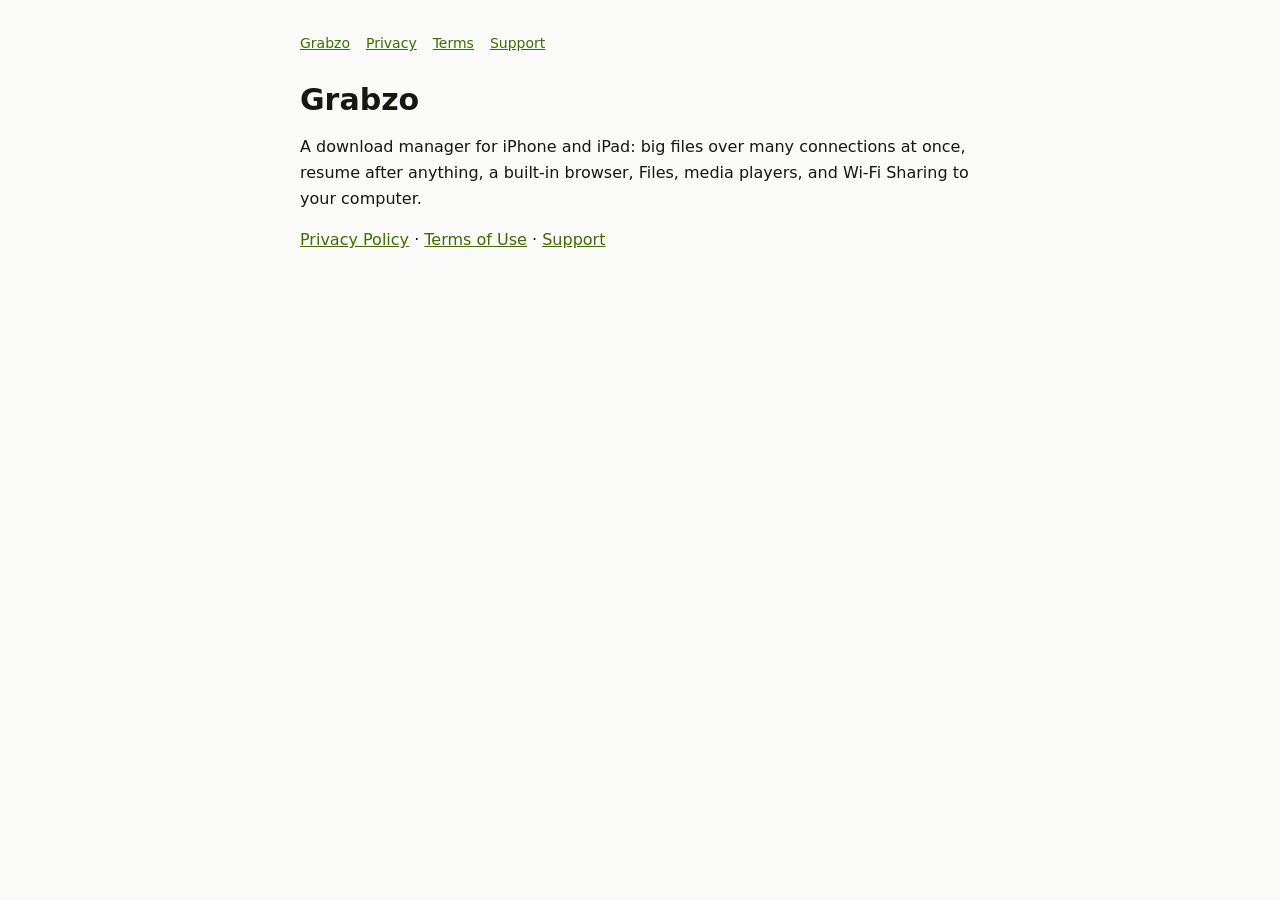
<file: index.html>
<!doctype html>
<html lang="en"><head><meta charset="utf-8"><meta name="viewport" content="width=device-width,initial-scale=1">
<title>Grabzo</title><link rel="stylesheet" href="style.css"></head>
<body><main>
<nav><a href="index.html">Grabzo</a><a href="privacy.html">Privacy</a><a href="terms.html">Terms</a><a href="support.html">Support</a></nav>
<h1>Grabzo</h1>
<p>A download manager for iPhone and iPad: big files over many connections at once, resume after anything, a built-in
browser, Files, media players, and Wi-Fi Sharing to your computer.</p>
<p><a href="privacy.html">Privacy Policy</a> · <a href="terms.html">Terms of Use</a> · <a href="support.html">Support</a></p>
</main></body></html>
</file>
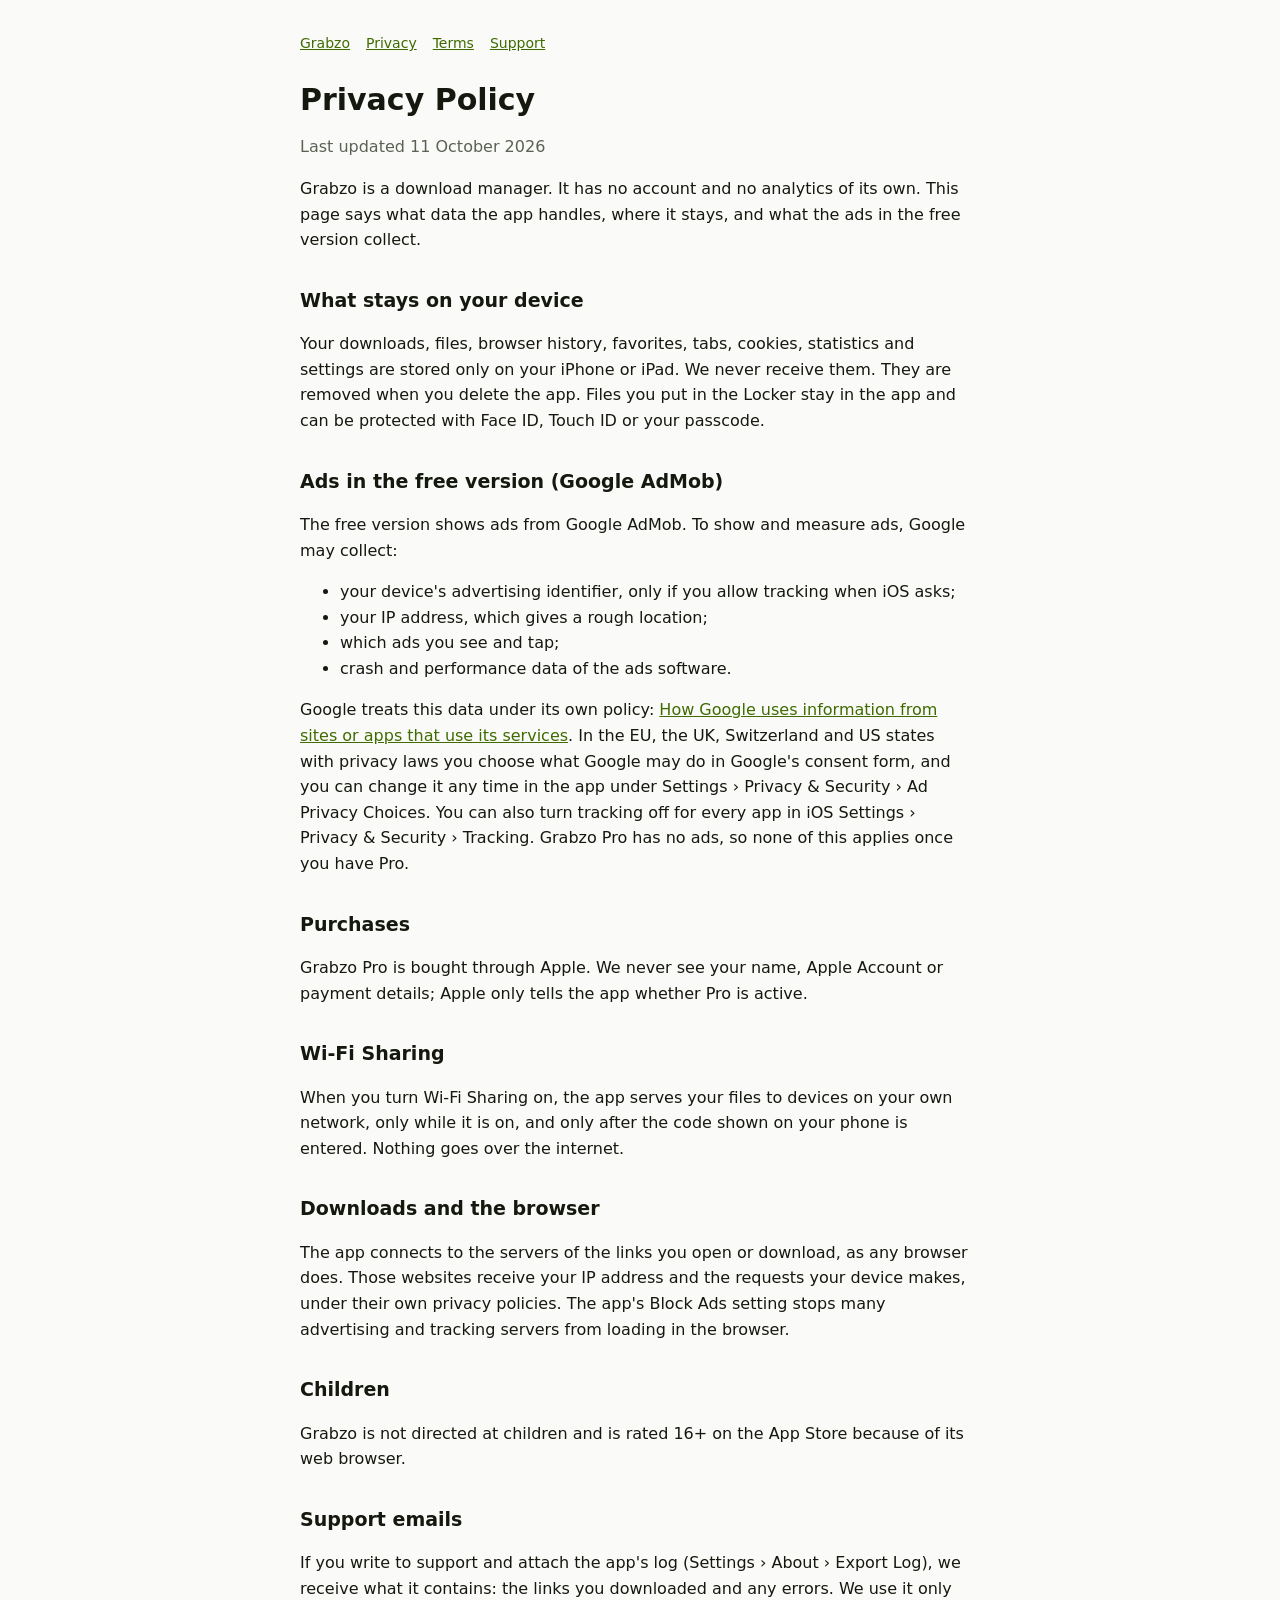
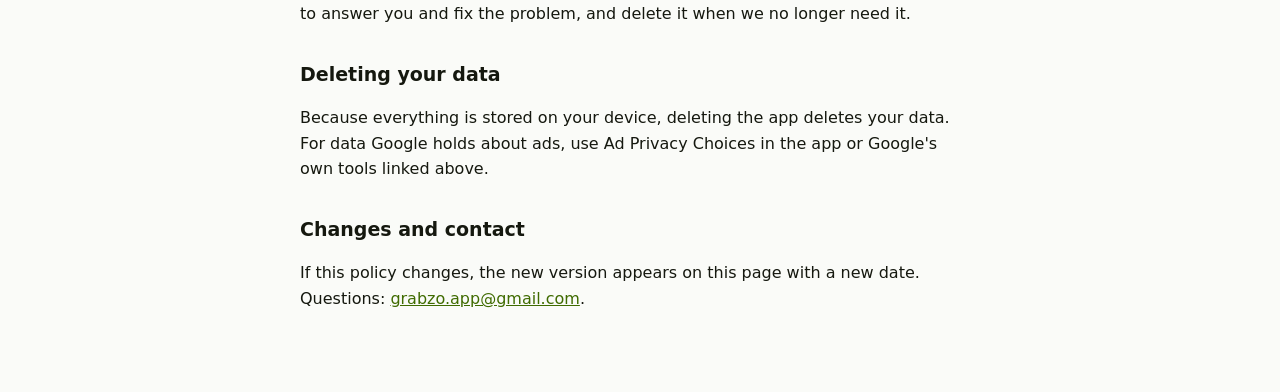
<file: privacy.html>
<!doctype html>
<html lang="en"><head><meta charset="utf-8"><meta name="viewport" content="width=device-width,initial-scale=1">
<title>Grabzo · Privacy Policy</title><link rel="stylesheet" href="style.css"></head>
<body><main>
<nav><a href="index.html">Grabzo</a><a href="privacy.html">Privacy</a><a href="terms.html">Terms</a><a href="support.html">Support</a></nav>
<h1>Privacy Policy</h1>
<p class="muted">Last updated 11 October 2026</p>

<p>Grabzo is a download manager. It has no account and no analytics of its own. This page says what data the app
handles, where it stays, and what the ads in the free version collect.</p>

<h2>What stays on your device</h2>
<p>Your downloads, files, browser history, favorites, tabs, cookies, statistics and settings are stored only on your
iPhone or iPad. We never receive them. They are removed when you delete the app. Files you put in the Locker stay in
the app and can be protected with Face ID, Touch ID or your passcode.</p>

<h2>Ads in the free version (Google AdMob)</h2>
<p>The free version shows ads from Google AdMob. To show and measure ads, Google may collect:</p>
<ul>
  <li>your device's advertising identifier, only if you allow tracking when iOS asks;</li>
  <li>your IP address, which gives a rough location;</li>
  <li>which ads you see and tap;</li>
  <li>crash and performance data of the ads software.</li>
</ul>
<p>Google treats this data under its own policy: <a href="https://policies.google.com/technologies/partner-sites">How Google uses information from sites or apps that use its services</a>.
In the EU, the UK, Switzerland and US states with privacy laws you choose what Google may do in Google's consent form, and you can change it any
time in the app under Settings › Privacy &amp; Security › Ad Privacy Choices. You can also turn tracking off for every
app in iOS Settings › Privacy &amp; Security › Tracking. Grabzo Pro has no ads, so none of this applies once you
have Pro.</p>

<h2>Purchases</h2>
<p>Grabzo Pro is bought through Apple. We never see your name, Apple Account or payment details; Apple only tells
the app whether Pro is active.</p>

<h2>Wi-Fi Sharing</h2>
<p>When you turn Wi-Fi Sharing on, the app serves your files to devices on your own network, only while it is on, and
only after the code shown on your phone is entered. Nothing goes over the internet.</p>

<h2>Downloads and the browser</h2>
<p>The app connects to the servers of the links you open or download, as any browser does. Those websites receive your
IP address and the requests your device makes, under their own privacy policies. The app's Block Ads setting stops
many advertising and tracking servers from loading in the browser.</p>

<h2>Children</h2>
<p>Grabzo is not directed at children and is rated 16+ on the App Store because of its web browser.</p>

<h2>Support emails</h2>
<p>If you write to support and attach the app's log (Settings › About › Export Log), we receive what it contains: the links you downloaded and any errors. We use it only to answer you and fix the problem, and delete it when we no longer need it.</p>
<h2>Deleting your data</h2>
<p>Because everything is stored on your device, deleting the app deletes your data. For data Google holds about ads,
use Ad Privacy Choices in the app or Google's own tools linked above.</p>

<h2>Changes and contact</h2>
<p>If this policy changes, the new version appears on this page with a new date. Questions: <a href="mailto:grabzo.app@gmail.com">grabzo.app@gmail.com</a>.</p>
</main></body></html>
</file>
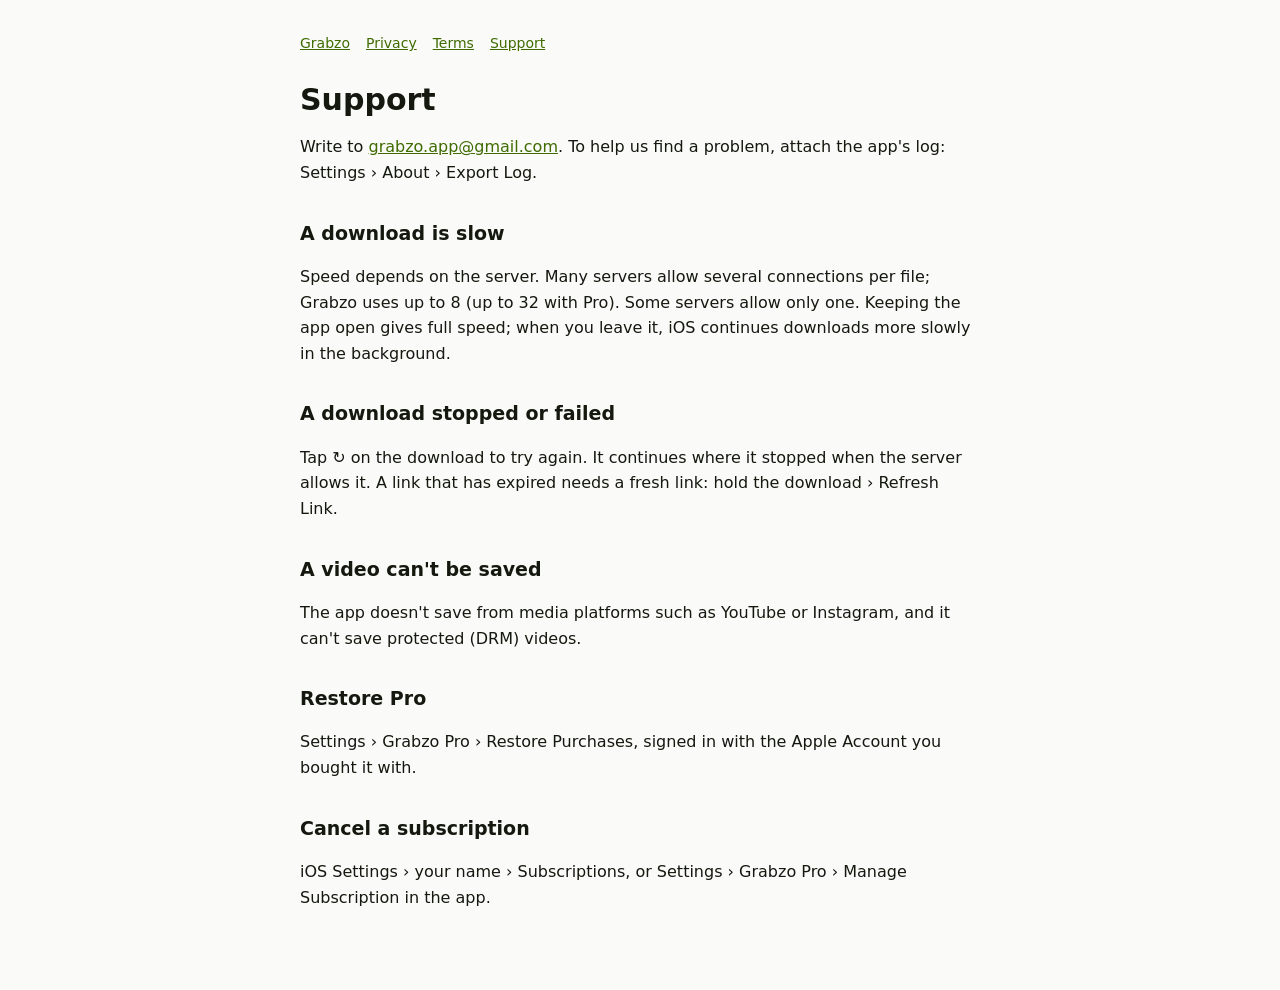
<file: support.html>
<!doctype html>
<html lang="en"><head><meta charset="utf-8"><meta name="viewport" content="width=device-width,initial-scale=1">
<title>Grabzo · Support</title><link rel="stylesheet" href="style.css"></head>
<body><main>
<nav><a href="index.html">Grabzo</a><a href="privacy.html">Privacy</a><a href="terms.html">Terms</a><a href="support.html">Support</a></nav>
<h1>Support</h1>
<p>Write to <a href="mailto:grabzo.app@gmail.com">grabzo.app@gmail.com</a>. To help us find a problem, attach the app's log: Settings › About ›
Export Log.</p>

<h2>A download is slow</h2>
<p>Speed depends on the server. Many servers allow several connections per file; Grabzo uses up to 8 (up to 32 with
Pro). Some servers allow only one. Keeping the app open gives full speed; when you leave it, iOS continues downloads more
slowly in the background.</p>

<h2>A download stopped or failed</h2>
<p>Tap ↻ on the download to try again. It continues where it stopped when the server allows it. A link that has expired
needs a fresh link: hold the download › Refresh Link.</p>

<h2>A video can't be saved</h2>
<p>The app doesn't save from media platforms such as YouTube or Instagram, and it can't save protected (DRM) videos.</p>

<h2>Restore Pro</h2>
<p>Settings › Grabzo Pro › Restore Purchases, signed in with the Apple Account you bought it with.</p>

<h2>Cancel a subscription</h2>
<p>iOS Settings › your name › Subscriptions, or Settings › Grabzo Pro › Manage Subscription in the app.</p>
</main></body></html>
</file>
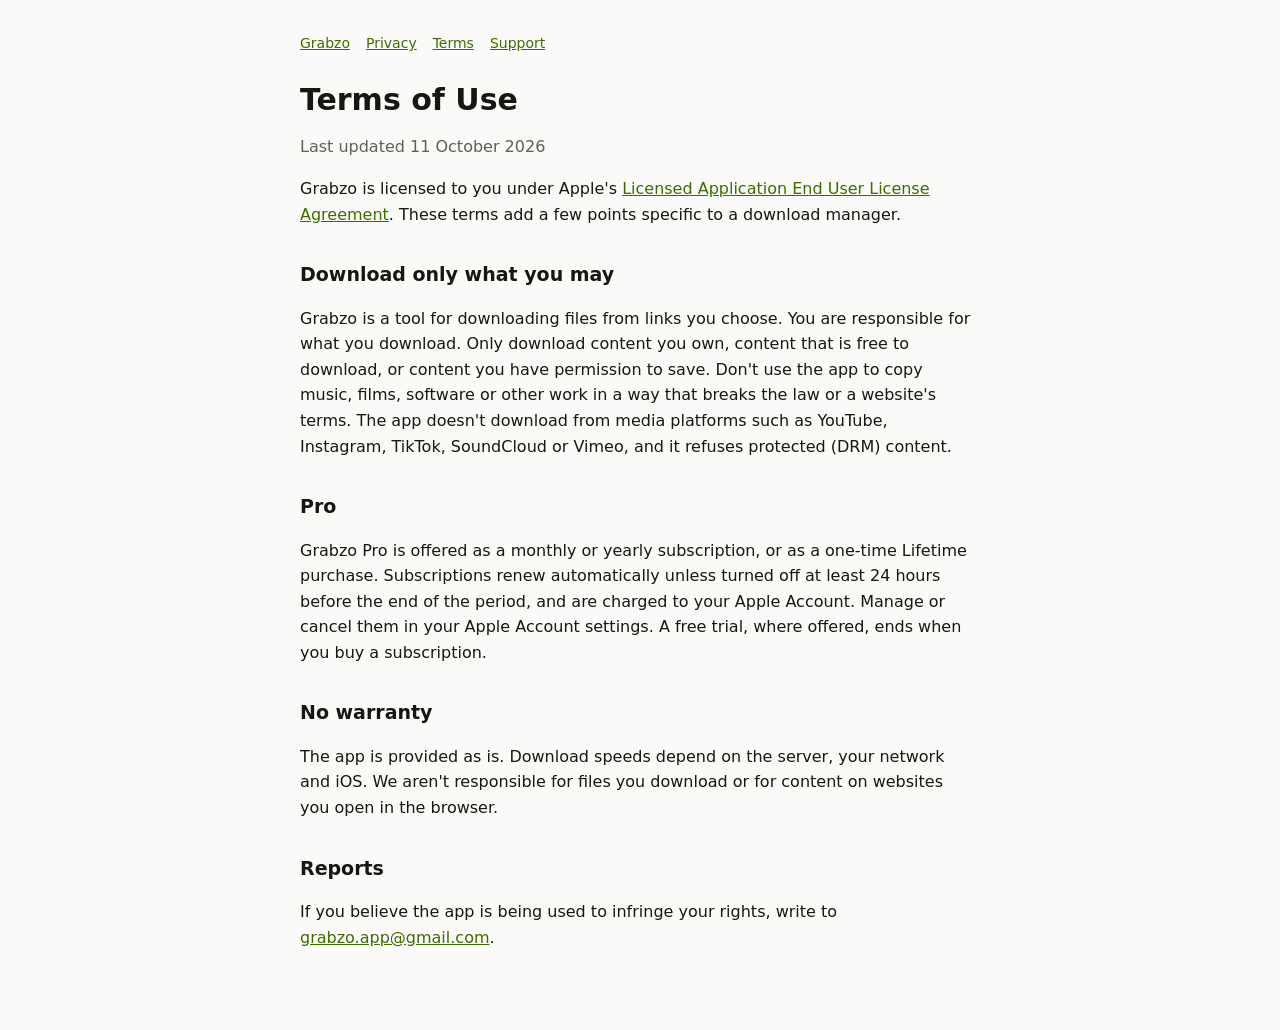
<file: terms.html>
<!doctype html>
<html lang="en"><head><meta charset="utf-8"><meta name="viewport" content="width=device-width,initial-scale=1">
<title>Grabzo · Terms of Use</title><link rel="stylesheet" href="style.css"></head>
<body><main>
<nav><a href="index.html">Grabzo</a><a href="privacy.html">Privacy</a><a href="terms.html">Terms</a><a href="support.html">Support</a></nav>
<h1>Terms of Use</h1>
<p class="muted">Last updated 11 October 2026</p>

<p>Grabzo is licensed to you under Apple's
<a href="https://www.apple.com/legal/internet-services/itunes/dev/stdeula/">Licensed Application End User License Agreement</a>.
These terms add a few points specific to a download manager.</p>

<h2>Download only what you may</h2>
<p>Grabzo is a tool for downloading files from links you choose. You are responsible for what you download. Only
download content you own, content that is free to download, or content you have permission to save. Don't use the app to
copy music, films, software or other work in a way that breaks the law or a website's terms. The app doesn't download
from media platforms such as YouTube, Instagram, TikTok, SoundCloud or Vimeo, and it refuses protected (DRM) content.</p>

<h2>Pro</h2>
<p>Grabzo Pro is offered as a monthly or yearly subscription, or as a one-time Lifetime purchase. Subscriptions
renew automatically unless turned off at least 24 hours before the end of the period, and are charged to your Apple
Account. Manage or cancel them in your Apple Account settings. A free trial, where offered, ends when you buy a
subscription.</p>

<h2>No warranty</h2>
<p>The app is provided as is. Download speeds depend on the server, your network and iOS. We aren't responsible for
files you download or for content on websites you open in the browser.</p>

<h2>Reports</h2>
<p>If you believe the app is being used to infringe your rights, write to <a href="mailto:grabzo.app@gmail.com">grabzo.app@gmail.com</a>.</p>
</main></body></html>
</file>
<file: style.css>
:root{--bg:#fafbf8;--fg:#15180f;--muted:#5b6253;--line:#dde1d5;--accent:#3f6b00;color-scheme:light}
@media (prefers-color-scheme:dark){:root{--bg:#101210;--fg:#eceee8;--muted:#9ca393;--line:#2a2e26;--accent:#b8f34a;color-scheme:dark}}
body{background:var(--bg);color:var(--fg);font:16px/1.6 -apple-system,system-ui,sans-serif;margin:0;padding:32px 16px 64px}
main{max-width:680px;margin:0 auto}
h1{font-size:30px;line-height:1.2;margin:0 0 4px}
h2{font-size:19px;margin:32px 0 6px}
p,li{max-width:66ch}
.muted{color:var(--muted)}
a{color:var(--accent)}
nav{display:flex;gap:16px;margin-bottom:28px;font-size:14px}
hr{border:0;border-top:1px solid var(--line);margin:32px 0}
</file>
